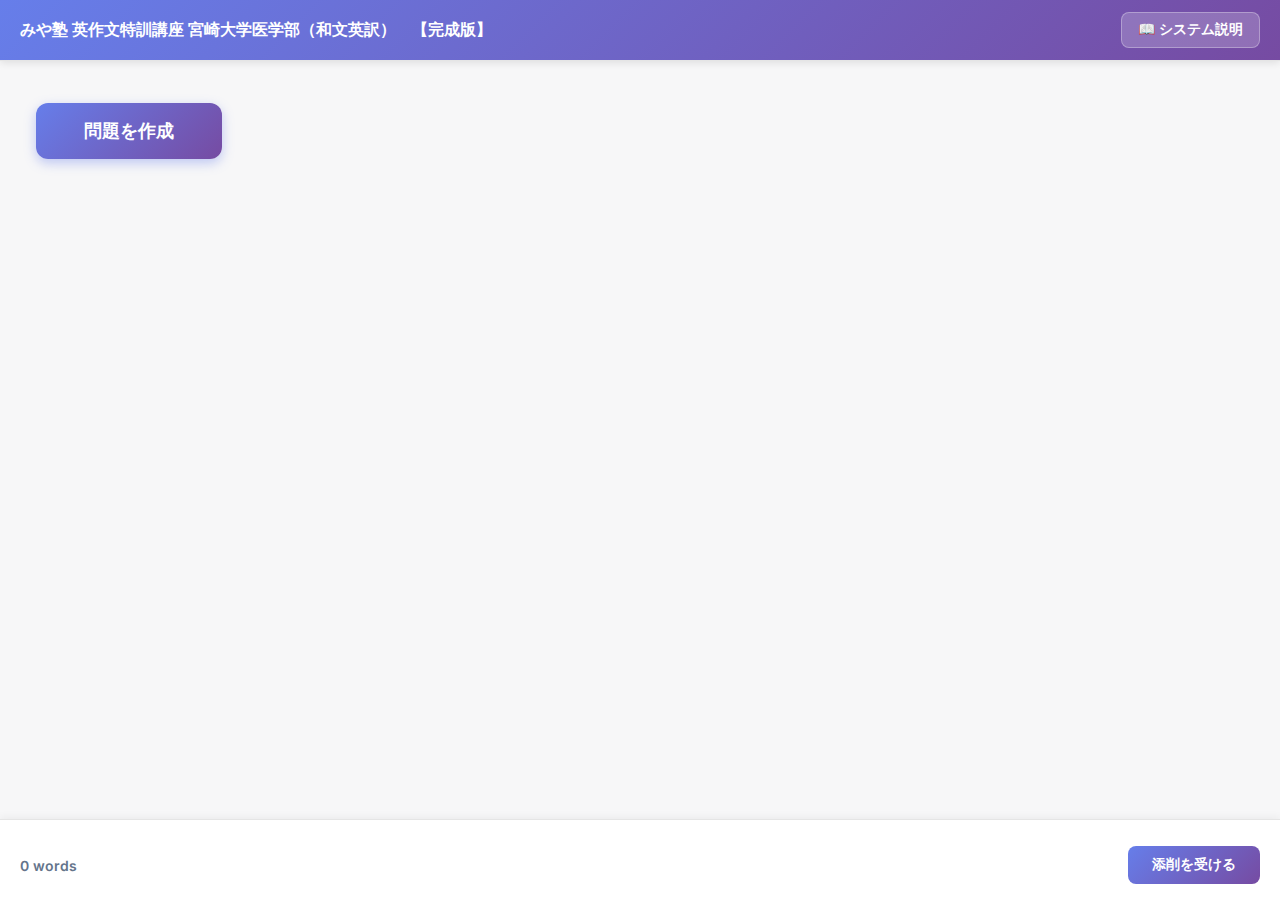
<file: templates/index.html>
<!DOCTYPE html>
<html lang="ja">
<head>
  <meta charset="UTF-8" />
  <meta name="viewport" content="width=device-width,initial-scale=1" />
  <title>英作文特訓 - 宮崎大学医学部版</title>
  <link href="https://fonts.googleapis.com/css2?family=Inter:wght@400;600;700&display=swap" rel="stylesheet">
  <link rel="stylesheet" href="/static/style.css?v=202602020032">
</head>
<body>

<div id="app">
  <!-- メイン画面 -->
  <div id="main-screen" class="main-screen">
    <div id="header">
      <h1>みや塾 英作文特訓講座 宮崎大学医学部（和文英訳）　【完成版】</h1>
      <button id="system-info-btn" class="system-info-link">📖 システム説明</button>
    </div>

    <div id="chat-container"></div>

    <div id="input-area">
      <!-- 旧形式（後方互換性用・非表示） -->
      <textarea id="user-input" placeholder="1文ごとにピリオド（.）や疑問符（?）をしっかり記載すること。問題文の文の数に合わせた、英文を送ってください（例：問題文が３文なら３英文）英文は箇条書きでもOK！ゆづき頑張れ！！" rows="8" style="display:none;"></textarea>
      
      <!-- 新形式：文ごとの入力欄 -->
      <div id="multi-input-container" style="display:none;">
        <div class="multi-input-header">
          <span class="input-label">✍️ 英訳を入力</span>
          <span id="progress-indicator" class="progress-text"></span>
          <button id="model-answer-btn" class="model-answer-header-btn" style="display:none;">模範解答のみ閲覧</button>
        </div>
        <div id="sentence-inputs"></div>
      </div>
      
      <div class="input-footer">
        <div class="word-count-info">
          <span id="word-count">0 words</span>
        </div>
        <button id="send-btn">添削を受ける</button>
      </div>
    </div>
  </div>

  <!-- システム説明モーダル -->
  <div id="system-info-modal" class="modal">
    <div class="modal-overlay"></div>
    <div class="modal-content">
      <div class="modal-header">
        <h2>📖 システム説明</h2>
        <button class="modal-close">&times;</button>
      </div>
      <div class="modal-body">
        <div class="info-section">
          <h3>🎯 システム概要</h3>
          <p>このシステムは<strong>宮崎大学医学部の和文英訳問題</strong>に特化した添削システムです。日本語の文章（段落抜粋）を英訳する形式で、本番100-120語程度の英文に対応する力を養います。<br>
          <small style="color: #64748b;">※ やりやすさを重視して、類似問題を生成、段落を抜粋→出題の形式をとりました</small></p>
          
          <div class="stats-grid">
            <div class="stat-box">
              <div class="stat-number">7</div>
              <div class="stat-label">ジャンル数</div>
            </div>
            <div class="stat-box">
              <div class="stat-number">56</div>
              <div class="stat-label">トピック総数</div>
            </div>
            <div class="stat-box">
              <div class="stat-number">100-120</div>
              <div class="stat-label">目標語数</div>
            </div>
          </div>
        </div>

        <div class="info-section">
          <h3>🎨 設計思想：3層の多様性制御システム</h3>
          <p>同じようなテーマや文章構成が繰り返し出題されるのを防ぐため、<strong>3つのレイヤーで多様性を自動制御</strong>しています：</p>
          
          <div class="example-box">
            <h4>📊 レイヤー1：ジャンル（Theme）の多様性</h4>
            <p>7つのジャンルから均等に出題（各14.3%目標）：</p>
            <ul class="feature-list">
              <li><strong>研究紹介</strong> - 研究過程・結果</li>
              <li><strong>時事</strong> - 社会問題・ニュース・政策</li>
              <li><strong>学術</strong> - 学術的知見・理論の解説</li>
              <li><strong>ブログ</strong> - 日常の工夫・体験談</li>
              <li><strong>レビュー</strong> - 映画・本・イベントの感想</li>
              <li><strong>コラム</strong> - 意見・主張・提案</li>
              <li><strong>図表</strong> - データ・グラフの説明</li>
            </ul>
            <p style="margin-top: 12px; color: #64748b;">💡 同じジャンルが3回以上連続しないよう自動調整</p>
          </div>

          <div class="example-box">
            <h4>📊 レイヤー2：段落位置（Excerpt Type）の多様性</h4>
            <p>文章のどの部分を抜粋するかを制御：</p>
            <ul class="feature-list">
              <li><strong>P1_ONLY（20%）</strong> - 導入・背景のみ（1段落）</li>
              <li><strong>P2_P3（50%）</strong> - 中盤・本論部分（2段落）</li>
              <li><strong>P3_ONLY（20%）</strong> - 結果・評価のみ（1段落）</li>
              <li><strong>P4_P5（10%）</strong> - 結論・まとめ（2段落）</li>
            </ul>
            <p style="margin-top: 12px; color: #64748b;">💡 P2_P3が連続3回以上にならないよう自動調整</p>
          </div>

          <div class="example-box">
            <h4>📊 レイヤー3：サブトピック（A-H）の多様性 🆕</h4>
            <p>各ジャンル内に8つのトピック領域を定義し、偏りを防止：</p>
            
            <div style="margin-top: 16px;">
              <p><strong>例：研究紹介ジャンルの8トピック</strong></p>
              <ul class="feature-list" style="font-size: 0.9em;">
                <li>A: 記憶・学習（暗記、想起、テスト効果）</li>
                <li>B: 習慣形成（行動の継続、報酬、トリガー）</li>
                <li>C: 睡眠・集中（睡眠時間、昼寝、注意力）</li>
                <li>D: 運動・健康（軽運動、ストレッチ、姿勢）</li>
                <li>E: 食事・嗜好（カフェイン、朝食、間食）</li>
                <li>F: ストレス・感情（不安、怒り、リラックス）</li>
                <li>G: デジタル行動（スマホ、通知、SNS）</li>
                <li>H: 社会行動（協力、共感、コミュニケーション）</li>
              </ul>
            </div>
            
            <p style="margin-top: 12px; color: #64748b;">💡 直近10問で使われたトピックは自動的に除外され、偏りを防止</p>
            <p style="margin-top: 8px; color: #64748b;">💡 例えば「睡眠ばかり」「運動ばかり」という偏りが起きないよう制御</p>
          </div>
        </div>

        <div class="info-section">
          <h3>📚 全7ジャンル × 8トピック = 56の出題パターン</h3>
          <p>各ジャンルには異なる8つのトピック領域が定義されています：</p>
          
          <div class="category-section">
            <h4>🔬 研究紹介（記憶・習慣・睡眠・運動・食事・感情・デジタル・社会）</h4>
            <p style="font-size: 0.9em; color: #64748b;">研究過程・結果を紹介する文章。実験の方法・結果・示唆などを含む。</p>
          </div>

          <div class="category-section">
            <h4>📰 時事（医療・科学・技術・環境・教育・労働・経済・法制度）</h4>
            <p style="font-size: 0.9em; color: #64748b;">社会問題やニュース、政策に関する文章。事実・背景・影響・論点などを含む。</p>
          </div>

          <div class="category-section">
            <h4>📖 学術（心理療法・学習科学・医療教育・脳認知・行動科学など）</h4>
            <p style="font-size: 0.9em; color: #64748b;">学術的な知見や理論を解説する文章。根拠・効果・適用範囲などを含む。</p>
          </div>

          <div class="category-section">
            <h4>✍️ ブログ（デジタル・体調・時間・習慣・お金・気分転換・人間関係・生活）</h4>
            <p style="font-size: 0.9em; color: #64748b;">日常の工夫や体験談を綴った文章。悩み・工夫・具体例・変化などを含む。</p>
          </div>

          <div class="category-section">
            <h4>⭐ レビュー（映画・本・記事・展示・体験・施設・仕事・場面）</h4>
            <p style="font-size: 0.9em; color: #64748b;">作品や体験の感想を述べた文章。印象・テーマ・場面・推薦などを含む。</p>
          </div>

          <div class="category-section">
            <h4>💬 コラム（マナー・教育・働き方・医療・地域・デジタル・環境・若者）</h4>
            <p style="font-size: 0.9em; color: #64748b;">社会問題に対する意見や提案を述べた文章。問題提起・理由・提案などを含む。</p>
          </div>

          <div class="category-section">
            <h4>📊 図表（学習・睡眠・施設・交通・健康・調査・年代・地域）</h4>
            <p style="font-size: 0.9em; color: #64748b;">データやグラフを説明する文章。数値提示・比較・増減・理由推測などを含む。</p>
          </div>
        </div>

        <div class="info-section">
          <h3>🎯 出題の特徴</h3>
          <ul class="feature-list">
            <li>宮崎大学医学部の和文英訳形式を完全再現</li>
            <li>段落の「抜粋」形式（全文ではなく一部を切り取った形）</li>
            <li>100-120語程度の英訳を作成</li>
            <li>3層の多様性制御により、毎回異なる視点の問題が出題</li>
            <li>直近10問のトピックは自動的に除外（重複防止）</li>
            <li>ヒント単語5個前後を提供（用例・品詞・発音付き）</li>
          </ul>
        </div>

        <div class="info-section">
          <h3>✏️ 入力欄の機能</h3>
          <ul class="feature-list" style="list-style: none; padding: 0;">
            <li style="padding: 12px 0 12px 32px; border-bottom: 1px solid #e5e7eb; position: relative; color: #475569;">
              <span style="position: absolute; left: 0; color: #667eea; font-weight: bold; font-size: 18px;">✓</span>
              <strong>拡大縮小：</strong>入力欄の右下をドラッグして自由にサイズ変更できます
              <div style="margin-top: 12px; margin-left: -32px;">
                <img src="/static/textarea-resize.png" alt="入力欄の拡大縮小例" style="max-width: 100%; height: auto; border: 1px solid #e5e7eb; border-radius: 8px; box-shadow: 0 2px 8px rgba(0,0,0,0.1);">
              </div>
            </li>
            <li style="padding: 12px 0 12px 32px; border-bottom: 1px solid #e5e7eb; position: relative; color: #475569;">
              <span style="position: absolute; left: 0; color: #667eea; font-weight: bold; font-size: 18px;">✓</span>
              <strong>リアルタイム語数カウント：</strong>入力すると即座に語数が表示されます
            </li>
            <li style="padding: 12px 0 12px 32px; position: relative; color: #475569;">
              <span style="position: absolute; left: 0; color: #667eea; font-weight: bold; font-size: 18px;">✓</span>
              <strong>全角句読点の自動変換：</strong>全角ピリオド（．）や疑問符（？）を自動的に半角に変換します
            </li>
          </ul>
        </div>

        <div class="info-section">
          <h3>✅ 添削システムの特徴</h3>
          <ul class="feature-list">
            <li><strong>詳しい添削：</strong>文法・表現チェック、改善提案、語彙のニュアンス・使い分けなど</li>
            <li><strong>理想的な英文：</strong>あなたの回答とは完全に独立した模範解答を表示</li>
            <li><strong>改善ポイント：</strong>具体的な指摘を3つまで提示</li>
          </ul>
        </div>

        <div class="warning-box">
          <h4>⚠️ お願い</h4>
          <p>みや塾生のためのサービスです。URLを公開したり、お友達に共有したりしないでください。</p>
        </div>
      </div>
    </div>
  </div>
</div>

<script src="/static/main.js?v=1769989907"></script>
</body>
</html>
</file>
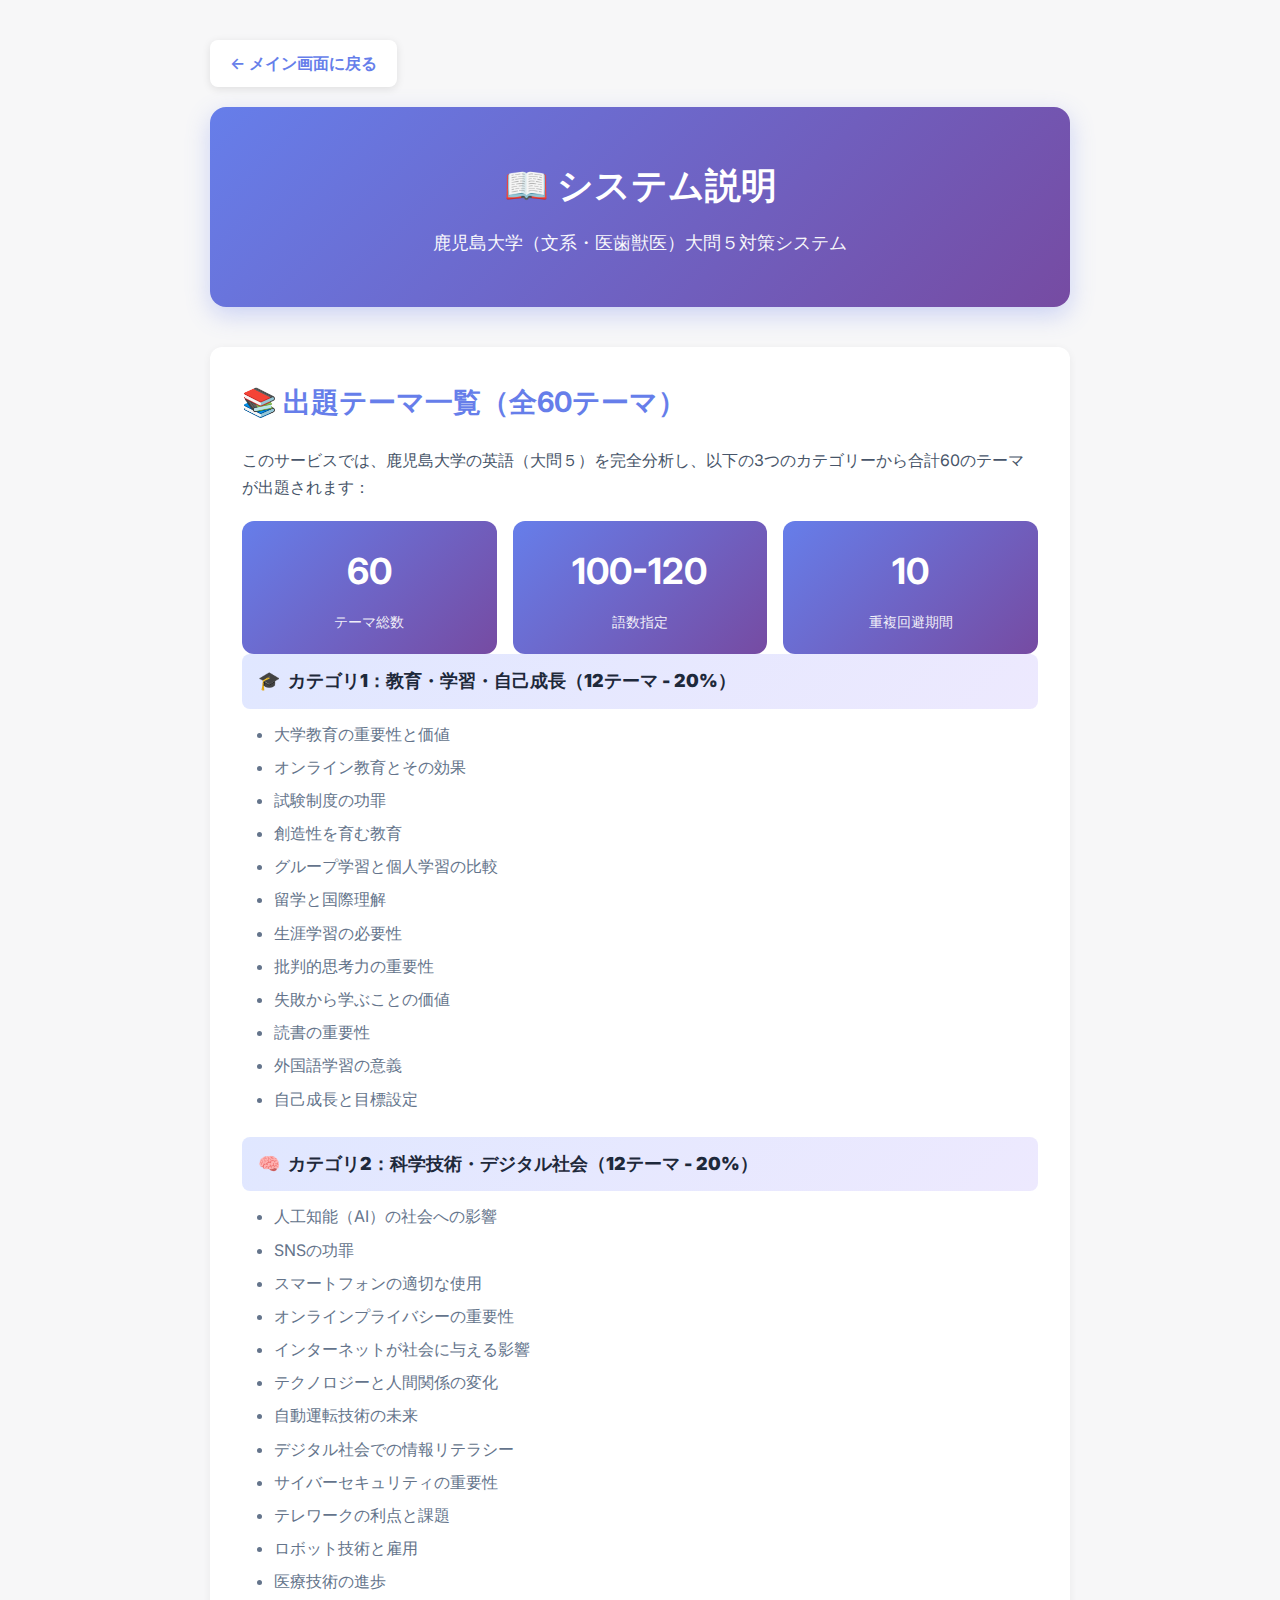
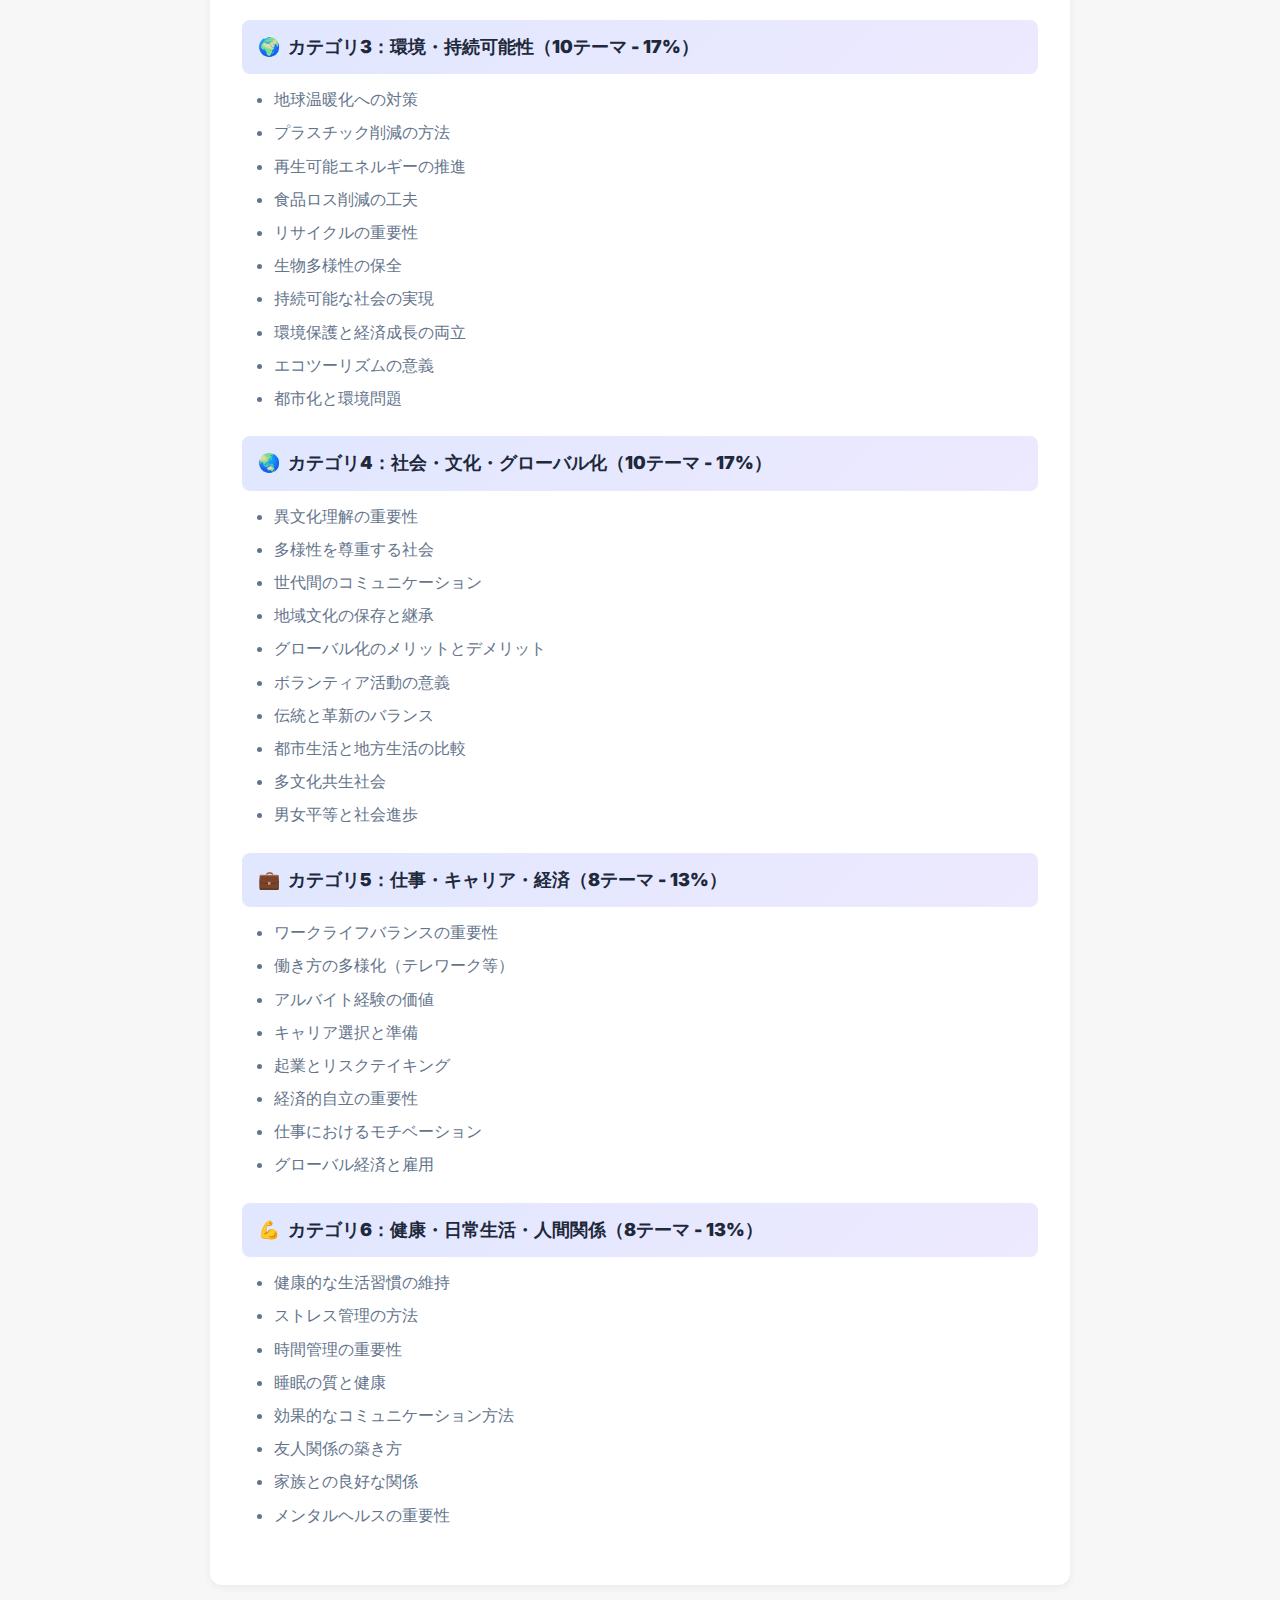
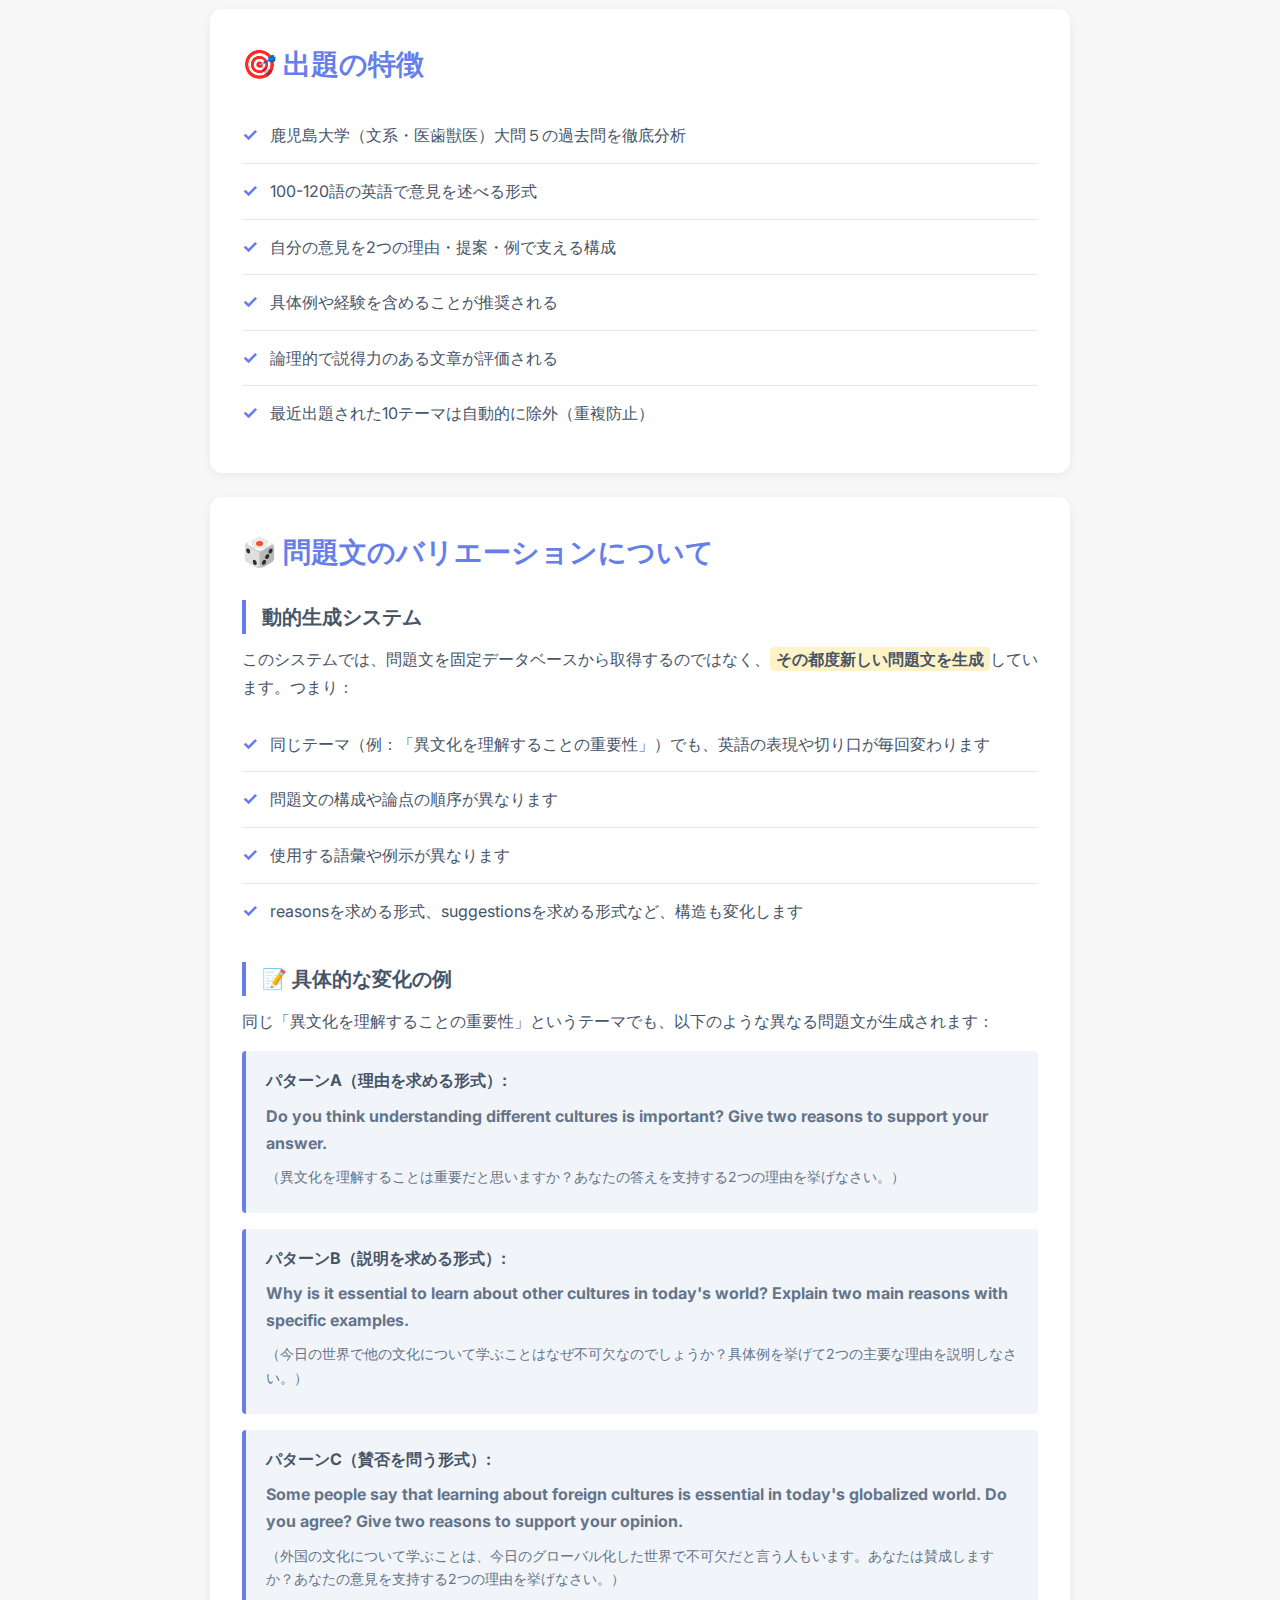
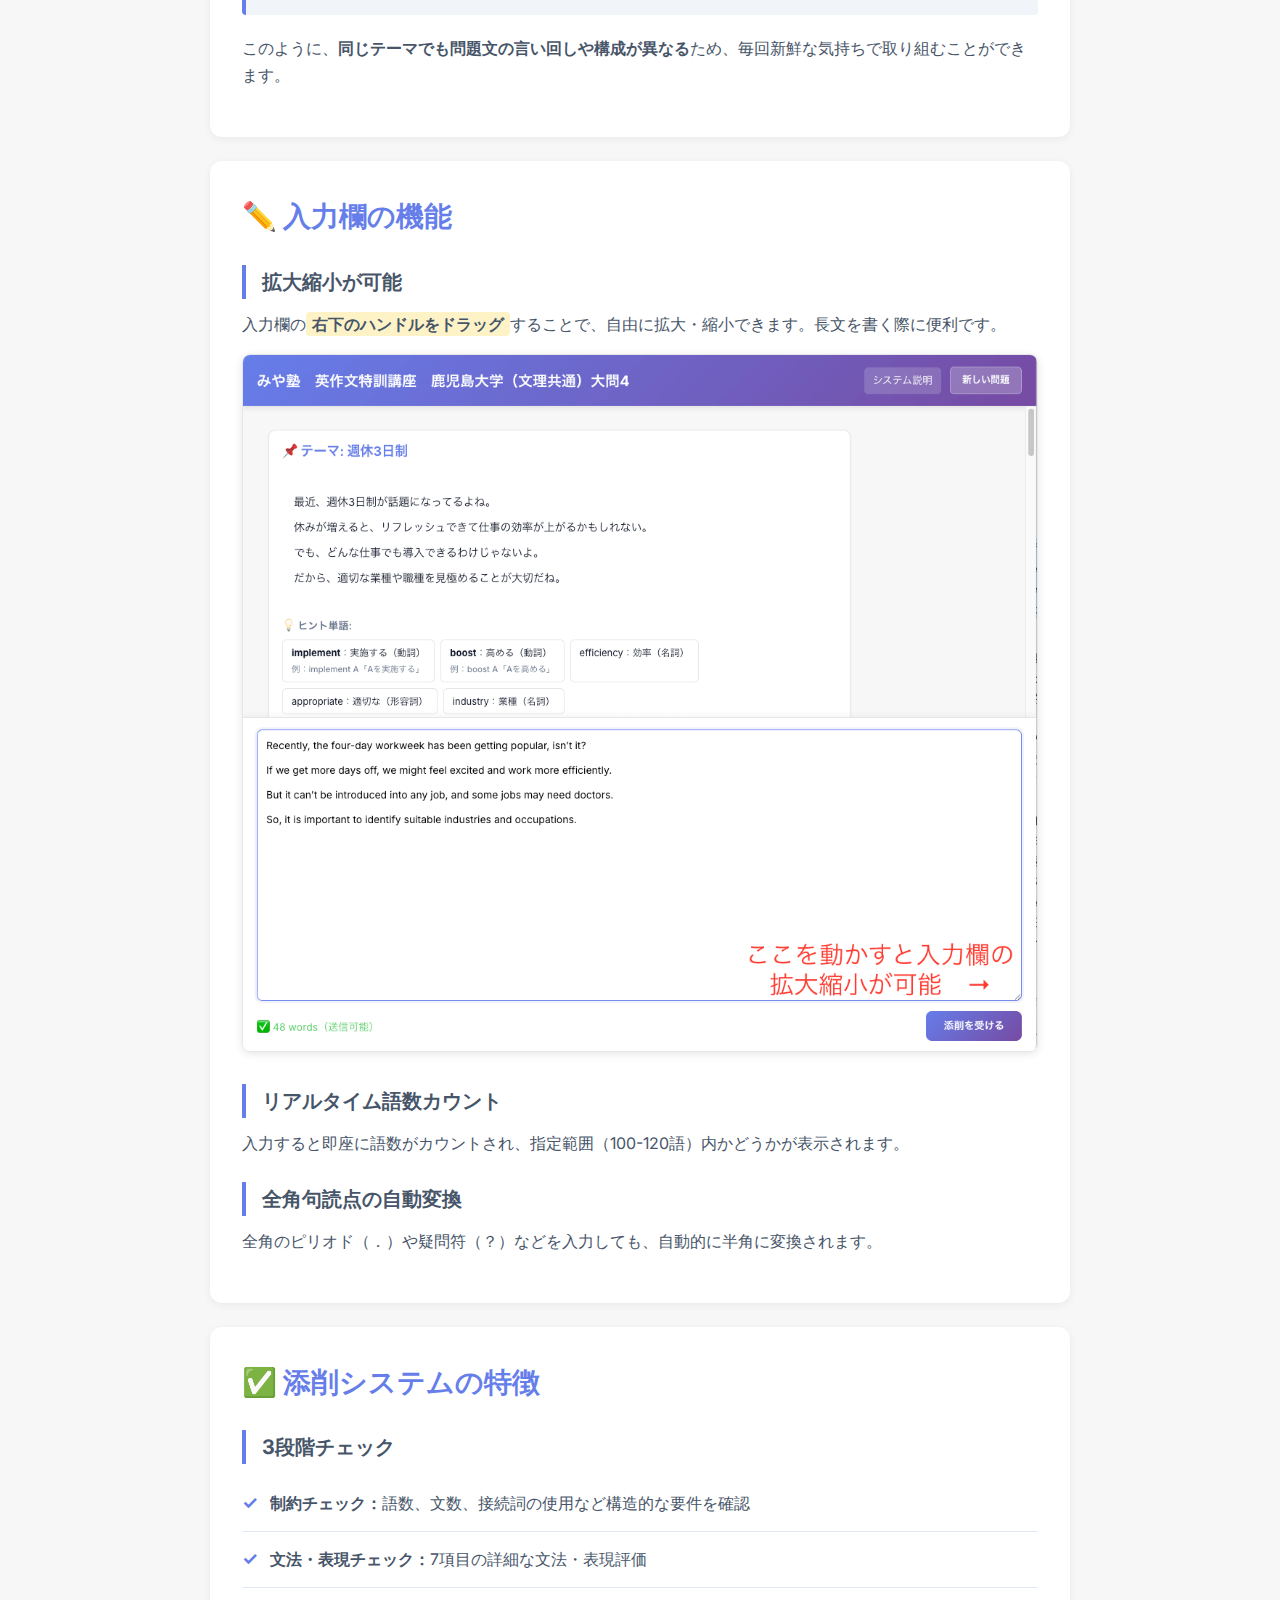
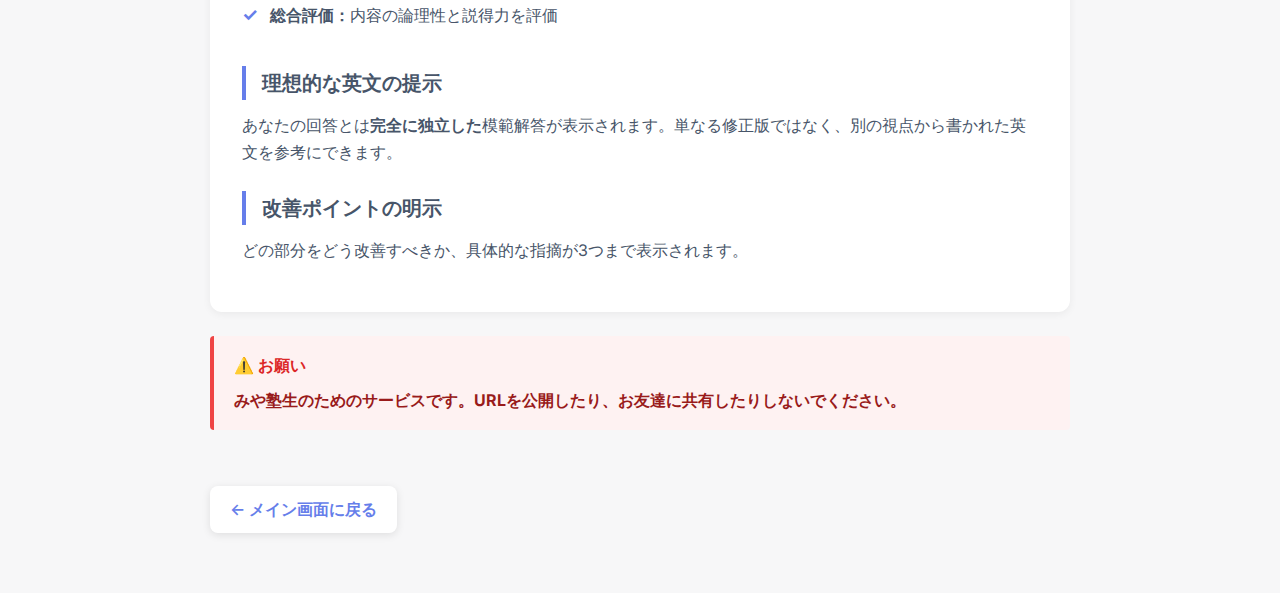
<file: templates/system_info.html>
<!DOCTYPE html>
<html lang="ja">
<head>
  <meta charset="UTF-8" />
  <meta name="viewport" content="width=device-width,initial-scale=1" />
  <title>システム説明 - 英作文特訓</title>
  <link href="https://fonts.googleapis.com/css2?family=Inter:wght@400;600;700&display=swap" rel="stylesheet">
  <style>
    * {
      margin: 0;
      padding: 0;
      box-sizing: border-box;
    }

    body {
      font-family: 'Inter', system-ui, -apple-system, 'Segoe UI', Roboto, 'Helvetica Neue', Arial;
      background: #f7f7f8;
      color: #0f172a;
      line-height: 1.7;
      -webkit-font-smoothing: antialiased;
    }

    .container {
      max-width: 900px;
      margin: 0 auto;
      padding: 40px 20px;
    }

    .header {
      background: linear-gradient(135deg, #667eea 0%, #764ba2 100%);
      color: white;
      padding: 48px 20px;
      text-align: center;
      margin-bottom: 40px;
      border-radius: 16px;
      box-shadow: 0 8px 24px rgba(102, 126, 234, 0.3);
    }

    .header h1 {
      font-size: 36px;
      font-weight: 700;
      margin-bottom: 12px;
    }

    .header p {
      font-size: 18px;
      opacity: 0.95;
    }

    .back-link {
      display: inline-block;
      margin-bottom: 20px;
      padding: 10px 20px;
      background: white;
      color: #667eea;
      text-decoration: none;
      border-radius: 8px;
      font-weight: 600;
      box-shadow: 0 2px 8px rgba(0,0,0,0.1);
      transition: transform 0.2s;
    }

    .back-link:hover {
      transform: translateY(-2px);
      box-shadow: 0 4px 12px rgba(0,0,0,0.15);
    }

    .section {
      background: white;
      border-radius: 12px;
      padding: 32px;
      margin-bottom: 24px;
      box-shadow: 0 2px 8px rgba(0,0,0,0.06);
    }

    .section h2 {
      font-size: 28px;
      color: #667eea;
      margin-bottom: 20px;
      display: flex;
      align-items: center;
      gap: 12px;
    }

    .section h3 {
      font-size: 20px;
      color: #475569;
      margin: 24px 0 12px 0;
      padding-left: 16px;
      border-left: 4px solid #667eea;
    }

    .section p {
      margin-bottom: 16px;
      color: #475569;
    }

    .category {
      margin-bottom: 24px;
    }

    .category-title {
      font-size: 18px;
      font-weight: 600;
      color: #1e293b;
      margin-bottom: 8px;
      padding: 12px 16px;
      background: linear-gradient(135deg, #e0e7ff 0%, #ede9fe 100%);
      border-radius: 8px;
      display: flex;
      align-items: center;
      gap: 8px;
    }

    .theme-list {
      padding-left: 32px;
      margin-top: 12px;
    }

    .theme-list li {
      margin-bottom: 6px;
      color: #64748b;
    }

    .highlight {
      background: #fef3c7;
      padding: 2px 6px;
      border-radius: 4px;
      font-weight: 600;
    }

    .example-box {
      background: #f1f5f9;
      border-left: 4px solid #667eea;
      padding: 16px 20px;
      margin: 16px 0;
      border-radius: 4px;
    }

    .example-box h4 {
      font-size: 16px;
      color: #475569;
      margin-bottom: 8px;
    }

    .example-box p {
      color: #64748b;
      margin-bottom: 8px;
    }

    .warning {
      background: #fef2f2;
      border-left: 4px solid #ef4444;
      padding: 16px 20px;
      margin: 16px 0;
      border-radius: 4px;
    }

    .warning h4 {
      color: #dc2626;
      font-size: 16px;
      margin-bottom: 8px;
    }

    .warning p {
      color: #991b1b;
      margin: 0;
    }

    .feature-list {
      list-style: none;
      padding: 0;
    }

    .feature-list li {
      padding: 12px 0;
      border-bottom: 1px solid #e2e8f0;
      color: #475569;
    }

    .feature-list li:last-child {
      border-bottom: none;
    }

    .feature-list li::before {
      content: "✓";
      color: #667eea;
      font-weight: bold;
      margin-right: 12px;
      font-size: 18px;
    }

    .stats {
      display: grid;
      grid-template-columns: repeat(auto-fit, minmax(200px, 1fr));
      gap: 16px;
      margin-top: 20px;
    }

    .stat-card {
      background: linear-gradient(135deg, #667eea 0%, #764ba2 100%);
      color: white;
      padding: 20px;
      border-radius: 12px;
      text-align: center;
    }

    .stat-number {
      font-size: 36px;
      font-weight: 700;
      margin-bottom: 8px;
    }

    .stat-label {
      font-size: 14px;
      opacity: 0.9;
    }

    @media (max-width: 768px) {
      .header h1 {
        font-size: 28px;
      }

      .section {
        padding: 24px 20px;
      }

      .section h2 {
        font-size: 24px;
      }
    }
  </style>
</head>
<body>
  <div class="container">
    <a href="/" class="back-link">← メイン画面に戻る</a>

    <div class="header">
      <h1>📖 システム説明</h1>
      <p>鹿児島大学（文系・医歯獣医）大問５対策システム</p>
    </div>

    <!-- 出題テーマ一覧 -->
    <div class="section">
      <h2>📚 出題テーマ一覧（全60テーマ）</h2>
      <p>このサービスでは、鹿児島大学の英語（大問５）を完全分析し、以下の3つのカテゴリーから合計60のテーマが出題されます：</p>

      <div class="stats">
        <div class="stat-card">
          <div class="stat-number">60</div>
          <div class="stat-label">テーマ総数</div>
        </div>
        <div class="stat-card">
          <div class="stat-number">100-120</div>
          <div class="stat-label">語数指定</div>
        </div>
        <div class="stat-card">
          <div class="stat-number">10</div>
          <div class="stat-label">重複回避期間</div>
        </div>
      </div>

      <!-- カテゴリ1 -->
      <div class="category">
        <div class="category-title">
          <span>🎓</span>
          <span><strong>カテゴリ1：教育・学習・自己成長（12テーマ - 20%）</strong></span>
        </div>
        <div class="theme-list">
          <ul>
            <li>大学教育の重要性と価値</li>
            <li>オンライン教育とその効果</li>
            <li>試験制度の功罪</li>
            <li>創造性を育む教育</li>
            <li>グループ学習と個人学習の比較</li>
            <li>留学と国際理解</li>
            <li>生涯学習の必要性</li>
            <li>批判的思考力の重要性</li>
            <li>失敗から学ぶことの価値</li>
            <li>読書の重要性</li>
            <li>外国語学習の意義</li>
            <li>自己成長と目標設定</li>
          </ul>
        </div>
      </div>

      <!-- カテゴリ2 -->
      <div class="category">
        <div class="category-title">
          <span>🧠</span>
          <span><strong>カテゴリ2：科学技術・デジタル社会（12テーマ - 20%）</strong></span>
        </div>
        <div class="theme-list">
          <ul>
            <li>人工知能（AI）の社会への影響</li>
            <li>SNSの功罪</li>
            <li>スマートフォンの適切な使用</li>
            <li>オンラインプライバシーの重要性</li>
            <li>インターネットが社会に与える影響</li>
            <li>テクノロジーと人間関係の変化</li>
            <li>自動運転技術の未来</li>
            <li>デジタル社会での情報リテラシー</li>
            <li>サイバーセキュリティの重要性</li>
            <li>テレワークの利点と課題</li>
            <li>ロボット技術と雇用</li>
            <li>医療技術の進歩</li>
          </ul>
        </div>
      </div>

      <!-- カテゴリ3 -->
      <div class="category">
        <div class="category-title">
          <span>🌍</span>
          <span><strong>カテゴリ3：環境・持続可能性（10テーマ - 17%）</strong></span>
        </div>
        <div class="theme-list">
          <ul>
            <li>地球温暖化への対策</li>
            <li>プラスチック削減の方法</li>
            <li>再生可能エネルギーの推進</li>
            <li>食品ロス削減の工夫</li>
            <li>リサイクルの重要性</li>
            <li>生物多様性の保全</li>
            <li>持続可能な社会の実現</li>
            <li>環境保護と経済成長の両立</li>
            <li>エコツーリズムの意義</li>
            <li>都市化と環境問題</li>
          </ul>
        </div>
      </div>

      <!-- カテゴリ4 -->
      <div class="category">
        <div class="category-title">
          <span>🌏</span>
          <span><strong>カテゴリ4：社会・文化・グローバル化（10テーマ - 17%）</strong></span>
        </div>
        <div class="theme-list">
          <ul>
            <li>異文化理解の重要性</li>
            <li>多様性を尊重する社会</li>
            <li>世代間のコミュニケーション</li>
            <li>地域文化の保存と継承</li>
            <li>グローバル化のメリットとデメリット</li>
            <li>ボランティア活動の意義</li>
            <li>伝統と革新のバランス</li>
            <li>都市生活と地方生活の比較</li>
            <li>多文化共生社会</li>
            <li>男女平等と社会進歩</li>
          </ul>
        </div>
      </div>

      <!-- カテゴリ5 -->
      <div class="category">
        <div class="category-title">
          <span>💼</span>
          <span><strong>カテゴリ5：仕事・キャリア・経済（8テーマ - 13%）</strong></span>
        </div>
        <div class="theme-list">
          <ul>
            <li>ワークライフバランスの重要性</li>
            <li>働き方の多様化（テレワーク等）</li>
            <li>アルバイト経験の価値</li>
            <li>キャリア選択と準備</li>
            <li>起業とリスクテイキング</li>
            <li>経済的自立の重要性</li>
            <li>仕事におけるモチベーション</li>
            <li>グローバル経済と雇用</li>
          </ul>
        </div>
      </div>

      <!-- カテゴリ6 -->
      <div class="category">
        <div class="category-title">
          <span>💪</span>
          <span><strong>カテゴリ6：健康・日常生活・人間関係（8テーマ - 13%）</strong></span>
        </div>
        <div class="theme-list">
          <ul>
            <li>健康的な生活習慣の維持</li>
            <li>ストレス管理の方法</li>
            <li>時間管理の重要性</li>
            <li>睡眠の質と健康</li>
            <li>効果的なコミュニケーション方法</li>
            <li>友人関係の築き方</li>
            <li>家族との良好な関係</li>
            <li>メンタルヘルスの重要性</li>
          </ul>
        </div>
      </div>
    </div>

    <!-- 出題の特徴 -->
    <div class="section">
      <h2>🎯 出題の特徴</h2>
      <ul class="feature-list">
        <li>鹿児島大学（文系・医歯獣医）大問５の過去問を徹底分析</li>
        <li>100-120語の英語で意見を述べる形式</li>
        <li>自分の意見を2つの理由・提案・例で支える構成</li>
        <li>具体例や経験を含めることが推奨される</li>
        <li>論理的で説得力のある文章が評価される</li>
        <li>最近出題された10テーマは自動的に除外（重複防止）</li>
      </ul>
    </div>

    <!-- 問題文のバリエーション -->
    <div class="section">
      <h2>🎲 問題文のバリエーションについて</h2>
      
      <h3>動的生成システム</h3>
      <p>このシステムでは、問題文を固定データベースから取得するのではなく、<span class="highlight">その都度新しい問題文を生成</span>しています。つまり：</p>

      <ul class="feature-list">
        <li>同じテーマ（例：「異文化を理解することの重要性」）でも、英語の表現や切り口が毎回変わります</li>
        <li>問題文の構成や論点の順序が異なります</li>
        <li>使用する語彙や例示が異なります</li>
        <li>reasonsを求める形式、suggestionsを求める形式など、構造も変化します</li>
      </ul>

      <h3>📝 具体的な変化の例</h3>
      <p>同じ「異文化を理解することの重要性」というテーマでも、以下のような異なる問題文が生成されます：</p>

      <div class="example-box">
        <h4>パターンA（理由を求める形式）:</h4>
        <p><strong>Do you think understanding different cultures is important? Give two reasons to support your answer.</strong></p>
        <p style="color: #64748b; font-size: 14px;">（異文化を理解することは重要だと思いますか？あなたの答えを支持する2つの理由を挙げなさい。）</p>
      </div>

      <div class="example-box">
        <h4>パターンB（説明を求める形式）:</h4>
        <p><strong>Why is it essential to learn about other cultures in today's world? Explain two main reasons with specific examples.</strong></p>
        <p style="color: #64748b; font-size: 14px;">（今日の世界で他の文化について学ぶことはなぜ不可欠なのでしょうか？具体例を挙げて2つの主要な理由を説明しなさい。）</p>
      </div>

      <div class="example-box">
        <h4>パターンC（賛否を問う形式）:</h4>
        <p><strong>Some people say that learning about foreign cultures is essential in today's globalized world. Do you agree? Give two reasons to support your opinion.</strong></p>
        <p style="color: #64748b; font-size: 14px;">（外国の文化について学ぶことは、今日のグローバル化した世界で不可欠だと言う人もいます。あなたは賛成しますか？あなたの意見を支持する2つの理由を挙げなさい。）</p>
      </div>

      <p style="margin-top: 20px;">このように、<strong>同じテーマでも問題文の言い回しや構成が異なる</strong>ため、毎回新鮮な気持ちで取り組むことができます。</p>
    </div>

    <!-- 入力欄の機能 -->
    <div class="section">
      <h2>✏️ 入力欄の機能</h2>
      
      <h3>拡大縮小が可能</h3>
      <p>入力欄の<span class="highlight">右下のハンドルをドラッグ</span>することで、自由に拡大・縮小できます。長文を書く際に便利です。</p>

      <div style="margin-top: 16px; text-align: left;">
        <img src="/static/textarea-resize.png" alt="入力欄の拡大縮小例" style="max-width: 100%; height: auto; border: 1px solid #e5e7eb; border-radius: 8px; box-shadow: 0 2px 8px rgba(0,0,0,0.1);">
      </div>

      <h3>リアルタイム語数カウント</h3>
      <p>入力すると即座に語数がカウントされ、指定範囲（100-120語）内かどうかが表示されます。</p>

      <h3>全角句読点の自動変換</h3>
      <p>全角のピリオド（．）や疑問符（？）などを入力しても、自動的に半角に変換されます。</p>
    </div>

    <!-- 添削の特徴 -->
    <div class="section">
      <h2>✅ 添削システムの特徴</h2>
      
      <h3>3段階チェック</h3>
      <ul class="feature-list">
        <li><strong>制約チェック：</strong>語数、文数、接続詞の使用など構造的な要件を確認</li>
        <li><strong>文法・表現チェック：</strong>7項目の詳細な文法・表現評価</li>
        <li><strong>総合評価：</strong>内容の論理性と説得力を評価</li>
      </ul>

      <h3>理想的な英文の提示</h3>
      <p>あなたの回答とは<strong>完全に独立した</strong>模範解答が表示されます。単なる修正版ではなく、別の視点から書かれた英文を参考にできます。</p>

      <h3>改善ポイントの明示</h3>
      <p>どの部分をどう改善すべきか、具体的な指摘が3つまで表示されます。</p>
    </div>

    <!-- 注意事項 -->
    <div class="warning">
      <h4>⚠️ お願い</h4>
      <p><strong>みや塾生のためのサービスです。URLを公開したり、お友達に共有したりしないでください。</strong></p>
    </div>

    <a href="/" class="back-link" style="margin-top: 40px;">← メイン画面に戻る</a>
  </div>
</body>
</html>
</file>
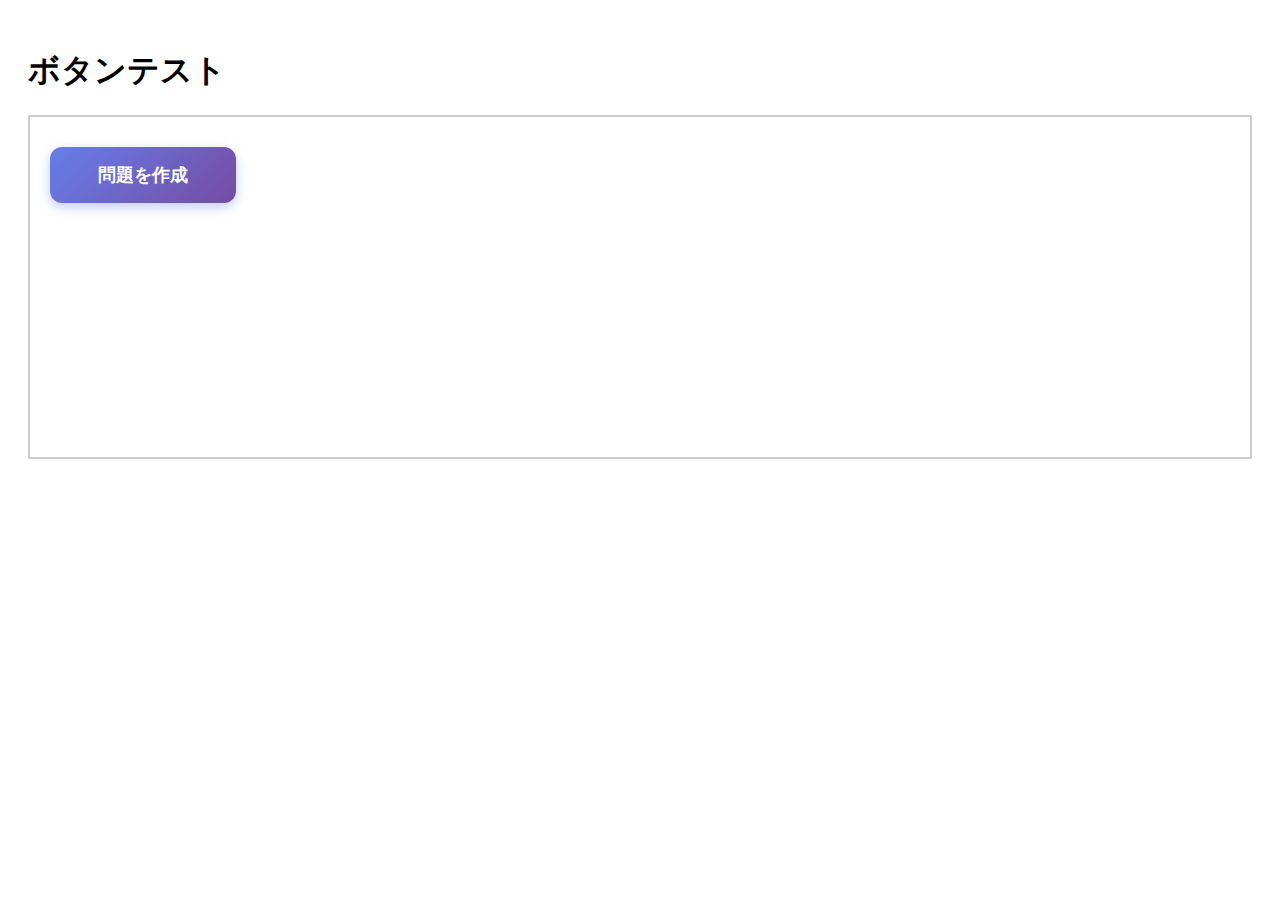
<file: templates/test_button.html>
<!DOCTYPE html>
<html lang="ja">
<head>
  <meta charset="UTF-8">
  <title>Button Test</title>
  <style>
    body {
      font-family: Arial, sans-serif;
      padding: 20px;
    }
    #chat-container {
      border: 2px solid #ccc;
      min-height: 300px;
      padding: 20px;
      margin-bottom: 20px;
    }
    button {
      padding: 16px 48px;
      font-size: 18px;
      font-weight: 600;
      border: none;
      border-radius: 12px;
      background: linear-gradient(135deg, #667eea 0%, #764ba2 100%);
      color: white;
      cursor: pointer;
      box-shadow: 0 4px 12px rgba(102, 126, 234, 0.4);
      transition: all 0.3s;
      margin-top: 10px;
    }
  </style>
</head>
<body>
  <h1>ボタンテスト</h1>
  <div id="chat-container"></div>
  
  <script>
    console.log("Script loaded");
    
    const chat = document.getElementById("chat-container");
    console.log("chat element:", chat);
    
    const messageDiv = document.createElement("div");
    messageDiv.className = "message ai-message";
    
    const content = document.createElement("div");
    content.className = "message-content";
    
    const button = document.createElement("button");
    button.textContent = "問題を作成";
    
    button.addEventListener("click", () => {
      alert("ボタンがクリックされました！");
    });
    
    content.appendChild(button);
    messageDiv.appendChild(content);
    chat.appendChild(messageDiv);
    
    console.log("Button added:", button);
  </script>
</body>
</html>
</file>
<file: static/style.css>
body {
  margin: 0;
  background: #f7f7f8;
  font-family: 'Inter', system-ui, -apple-system, 'Segoe UI', Roboto, 'Helvetica Neue', Arial;
  color: #0f172a;
  -webkit-font-smoothing: antialiased;
  -moz-osx-font-smoothing: grayscale;
  min-height: 100vh;
}

#app {
  display: flex;
  flex-direction: column;
  min-height: 100vh;
}

/* モード選択画面 */
.mode-selection-screen {
  display: flex;
  justify-content: center;
  align-items: center;
  height: 100vh;
  background: linear-gradient(135deg, #667eea 0%, #764ba2 100%);
}

.mode-selection-container {
  text-align: center;
  padding: 40px;
}

.mode-selection-title {
  font-size: 42px;
  font-weight: 700;
  color: white;
  margin: 0 0 12px 0;
  text-shadow: 0 2px 10px rgba(0,0,0,0.2);
}

.mode-selection-subtitle {
  font-size: 18px;
  color: rgba(255,255,255,0.9);
  margin: 0 0 48px 0;
}

.mode-selection-buttons {
  display: flex;
  gap: 32px;
  justify-content: center;
}

.mode-selection-btn {
  display: flex;
  flex-direction: column;
  align-items: center;
  padding: 48px 64px;
  background: white;
  border: none;
  border-radius: 20px;
  cursor: pointer;
  box-shadow: 0 8px 24px rgba(0,0,0,0.15);
  transition: all 0.3s ease;
  min-width: 280px;
}

.mode-selection-btn:hover {
  transform: translateY(-8px);
  box-shadow: 0 12px 32px rgba(0,0,0,0.25);
}

.mode-selection-btn-title {
  font-size: 28px;
  font-weight: 700;
  color: #667eea;
  margin-bottom: 8px;
}

.mode-selection-btn-subtitle {
  font-size: 20px;
  font-weight: 600;
  color: #64748b;
}

/* メイン画面 */
.main-screen {
  display: flex;
  flex-direction: column;
  height: 100vh;
  overflow-y: auto;
}

#header {
  background: linear-gradient(135deg, #667eea 0%, #764ba2 100%);
  border-bottom: 1px solid #e5e5e5;
  padding: 12px 20px;
  display: flex;
  align-items: center;
  justify-content: space-between;
  box-shadow: 0 2px 8px rgba(0,0,0,0.1);
  gap: 16px;
}

#header h1 {
  margin: 0;
  font-size: 16px;
  font-weight: 700;
  color: white;
  flex: 1;
}

.system-info-link {
  display: inline-flex;
  align-items: center;
  gap: 6px;
  padding: 8px 16px;
  background: rgba(255,255,255,0.2);
  color: white;
  text-decoration: none;
  border-radius: 8px;
  font-size: 14px;
  font-weight: 600;
  transition: all 0.2s;
  white-space: nowrap;
  border: 1px solid rgba(255,255,255,0.3);
}

.system-info-link:hover {
  background: white;
  color: #667eea;
  transform: translateY(-1px);
  box-shadow: 0 4px 8px rgba(0,0,0,0.15);
}

.header-info {
  display: flex;
  align-items: center;
  gap: 16px;
}

.mode-selector {
  display: flex;
  gap: 8px;
  background: rgba(255,255,255,0.15);
  padding: 4px;
  border-radius: 8px;
}

.mode-btn {
  padding: 8px 16px;
  font-size: 14px;
  font-weight: 600;
  border: none;
  border-radius: 6px;
  background: transparent;
  color: rgba(255,255,255,0.8);
  cursor: pointer;
  transition: all 0.2s;
  white-space: nowrap;
}

.mode-btn:hover {
  background: rgba(255,255,255,0.2);
  color: white;
}

.mode-btn.active {
  background: white;
  color: #667eea;
  box-shadow: 0 2px 4px rgba(0,0,0,0.1);
}

.new-question-btn {
  padding: 8px 16px;
  font-size: 14px;
  font-weight: 600;
  border: 2px solid white;
  border-radius: 8px;
  background: transparent;
  color: white;
  cursor: pointer;
  transition: all 0.2s;
  white-space: nowrap;
}

.new-question-btn:hover {
  background: white;
  color: #667eea;
}

.level-selector {
  display: flex;
  align-items: center;
  gap: 8px;
}

.level-selector label {
  font-size: 14px;
  color: rgba(255,255,255,0.9);
  font-weight: 500;
}

#univ {
  padding: 6px 10px;
  font-size: 14px;
  border: 1px solid rgba(255,255,255,0.3);
  border-radius: 6px;
  background: rgba(255,255,255,0.2);
  cursor: pointer;
  color: white;
}

#univ:hover {
  background: rgba(255,255,255,0.3);
}

#chat-container {
  flex: 1;
  padding: 20px;
  display: flex;
  flex-direction: column;
  gap: 16px;
}

.message {
  max-width: 1200px;
  margin: 12px 16px;
  padding: 0;
  border-radius: 10px;
  line-height: 1.7;
  white-space: pre-wrap;
  display: flex;
  align-items: flex-start;
}

.message .bubble {
  padding: 14px 18px;
  border-radius: 12px;
  max-width: 120ch;
  word-wrap: break-word;
  overflow-wrap: break-word;
}

.ai {
  background: white;
  border: 1px solid #e5e5e5;
  box-shadow: 0 1px 3px rgba(0,0,0,0.06);
}

.user {
  background: #e0e7ff;
  margin-left: auto;
}

.message {
  gap: 12px;
}

#input-area {
  background: white;
  border-top: 1px solid #e5e5e5;
  padding: 16px 20px;
  box-shadow: 0 -2px 8px rgba(0,0,0,0.05);
  flex-shrink: 0;
}

#user-input {
  width: 100%;
  padding: 12px;
  font-size: 14px;
  border: 1px solid #e5e5e5;
  border-radius: 8px;
  resize: vertical;
  font-family: inherit;
  box-sizing: border-box;
}

#user-input:focus {
  outline: none;
  border-color: #667eea;
  box-shadow: 0 0 0 3px rgba(102, 126, 234, 0.1);
}

.input-footer {
  display: flex;
  justify-content: space-between;
  align-items: center;
  margin-top: 10px;
}

#word-count {
  font-size: 13px;
  color: #64748b;
}

#word-warning {
  color: #ef4444;
  font-weight: 500;
}

.button-group {
  display: flex;
  gap: 12px;
}

#send-btn {
  padding: 10px 24px;
  background: linear-gradient(135deg, #667eea 0%, #764ba2 100%);
  color: white;
  border: none;
  border-radius: 8px;
  font-size: 14px;
  font-weight: 600;
  cursor: pointer;
  transition: transform 0.2s;
}

#send-btn:hover {
  transform: translateY(-1px);
  box-shadow: 0 4px 12px rgba(102, 126, 234, 0.4);
}

#send-btn:disabled {
  background: #cbd5e1;
  cursor: not-allowed;
  transform: none;
}

.model-answer-btn {
  padding: 10px 24px;
  background: linear-gradient(135deg, #f39c12 0%, #e67e22 100%);
  color: white;
  border: none;
  border-radius: 8px;
  font-size: 14px;
  font-weight: 600;
  cursor: pointer;
  transition: transform 0.2s;
}

.model-answer-btn:hover {
  transform: translateY(-1px);
  box-shadow: 0 4px 12px rgba(243, 156, 18, 0.4);
}

.model-answer-btn:disabled {
  background: #cbd5e1;
  cursor: not-allowed;
  transform: none;
}

/* レベル選択画面 */
.level-selection {
  display: flex;
  flex-direction: column;
  align-items: center;
  justify-content: center;
  min-height: 100vh;
  padding: 20px;
  background: linear-gradient(135deg, #667eea 0%, #764ba2 100%);
}

.level-selection h1 {
  color: white;
  font-size: 36px;
  margin-bottom: 10px;
  text-align: center;
}

.subtitle {
  color: rgba(255,255,255,0.9);
  font-size: 18px;
  margin-bottom: 40px;
}

.level-buttons {
  display: grid;
  grid-template-columns: repeat(auto-fit, minmax(250px, 1fr));
  gap: 20px;
  max-width: 1000px;
  width: 100%;
}

.level-btn {
  background: white;
  border: none;
  border-radius: 12px;
  padding: 24px;
  cursor: pointer;
  transition: all 0.3s;
  text-align: left;
  box-shadow: 0 4px 12px rgba(0,0,0,0.1);
}

.level-btn:hover {
  transform: translateY(-4px);
  box-shadow: 0 8px 24px rgba(0,0,0,0.15);
}

.level-title {
  font-size: 20px;
  font-weight: 700;
  color: #0f172a;
  margin-bottom: 8px;
}

.level-badge {
  display: inline-block;
  background: linear-gradient(135deg, #667eea 0%, #764ba2 100%);
  color: white;
  padding: 4px 12px;
  border-radius: 12px;
  font-size: 13px;
  font-weight: 600;
  margin-bottom: 12px;
}

.level-desc {
  font-size: 14px;
  color: #64748b;
  line-height: 1.5;
}

/* メイン画面 */
.main-screen {
  display: flex;
  flex-direction: column;
  height: 100vh;
}

.current-level {
  display: flex;
  align-items: center;
  gap: 12px;
}

#current-level-text {
  color: white;
  font-size: 14px;
  font-weight: 600;
}

.change-level-btn {
  background: rgba(255,255,255,0.2);
  border: 1px solid rgba(255,255,255,0.3);
  color: white;
  padding: 6px 14px;
  border-radius: 6px;
  font-size: 13px;
  font-weight: 600;
  cursor: pointer;
  transition: all 0.2s;
}

.change-level-btn:hover {
  background: rgba(255,255,255,0.3);
}

/* スコア表示 */
.score-display {
  background: linear-gradient(135deg, #667eea 0%, #764ba2 100%);
  color: white;
  padding: 12px 20px;
  border-radius: 8px;
  margin: 16px 0;
  font-size: 18px;
  font-weight: 700;
  text-align: center;
}

/* フィードバック整形 */
.message.ai .bubble h3,
.message.ai .bubble h4 {
  margin-top: 16px;
  margin-bottom: 8px;
  color: #667eea;
}

.message.ai .bubble ul,
.message.ai .bubble ol {
  margin: 8px 0;
  padding-left: 24px;
}

.message.ai .bubble li {
  margin: 4px 0;
}

/* レスポンシブ対応 */
@media (max-width: 768px) {
  .level-buttons {
    grid-template-columns: 1fr;
  }
  
  #header h1 {
    font-size: 16px;
  }
  
  .level-selection h1 {
    font-size: 28px;
  }
  
  .comparison-grid {
    grid-template-columns: 1fr;
  }
  
  /* スマホでの表示改善 */
  #chat-container {
    padding: 4px;
  }
  
  /* メッセージを縦並びにして横幅いっぱい使う */
  .message {
    margin: 6px 2px;
    flex-direction: column;
    align-items: flex-start;
  }
  
  /* ユーザーメッセージは右寄せ、アイコンを右上に */
  .message.user {
    align-items: flex-end;
  }
  
  .message .bubble {
    max-width: 100%;
    padding: 8px;
    width: 100%;
    word-wrap: break-word;
    overflow-wrap: break-word;
  }
  
  #input-area {
    padding: 12px 8px;
  }
  
  #user-input {
    font-size: 16px; /* スマホでのズーム防止 */
  }
  
  .comparison-section {
    margin-bottom: 16px;
  }
  
  .comparison-section h3 {
    padding: 0 2px;
  }
  
  .comparison-box {
    padding: 10px;
  }
  
  .comparison-box p {
    font-size: 15px;
    line-height: 1.6;
    white-space: pre-wrap;
    word-break: break-word;
  }
  
  .comparison-box h4 {
    font-size: 13px;
    margin-bottom: 8px;
  }
  
  /* 番号を上に配置 */
  .point-item {
    flex-direction: column;
    gap: 8px;
    padding: 10px;
    margin-bottom: 10px;
  }
  
  .point-number {
    width: 28px;
    height: 28px;
    font-size: 13px;
    align-self: flex-start;
  }
  
  .before-after {
    gap: 8px;
  }
  
  .point-reason {
    font-size: 14px;
  }
  
  /* 問題表示も横幅いっぱい */
  .question-container {
    padding: 12px;
  }
  
  .question-theme {
    font-size: 16px;
  }
  
  .question-sentences {
    padding-left: 16px;
  }
  
  .hint-item {
    padding: 6px 10px;
  }
}
}

/* 問題表示スタイル */
.question-container {
  background: #f8fafc;
  border-radius: 12px;
  padding: 20px;
  margin: 16px 0;
}

.question-theme {
  font-size: 18px;
  font-weight: 700;
  color: #667eea;
  margin-bottom: 16px;
}

.question-sentences {
  background: white;
  border-radius: 8px;
  padding: 16px;
  margin-bottom: 16px;
}

.question-sentences p {
  margin: 8px 0;
  line-height: 1.8;
  font-size: 15px;
}

/* 新形式：一文一文箇条書き */
.theme-header-question {
  margin-bottom: 12px;
  font-size: 15px;
  font-weight: 600;
  color: #1e293b;
}

.excerpt-type-gray {
  color: #9ca3af;
  font-weight: 400;
}

.excerpt-type-info {
  font-size: 13px;
  color: #64748b;
  margin-bottom: 8px;
  font-style: italic;
}

.question-problem-text {
  padding: 12px 0;
  margin-bottom: 16px;
}

.question-sentence-line {
  line-height: 1.8;
  font-size: 15px;
  color: #1e293b;
  margin-bottom: 8px;
}

.question-sentence-line:last-child {
  margin-bottom: 0;
}

.question-text {
  background: white;
  border-radius: 8px;
  padding: 16px;
  margin-bottom: 12px;
  font-size: 16px;
  line-height: 1.8;
  color: #1e293b;
  font-weight: 500;
}

.word-count-info-display {
  background: #f0f9ff;
  border-left: 4px solid #3b82f6;
  border-radius: 6px;
  padding: 12px 16px;
  margin-bottom: 16px;
  font-size: 14px;
  color: #1e40af;
  font-weight: 500;
}

.hints-title {
  font-size: 14px;
  font-weight: 600;
  color: #64748b;
  margin-bottom: 8px;
}

.hints {
  display: flex;
  flex-wrap: wrap;
  gap: 8px;
}

.hint-item {
  background: white;
  border: 1px solid #e5e5e5;
  border-radius: 6px;
  padding: 6px 12px;
  font-size: 13px;
  color: #0f172a;
}

/* 添削結果スタイル */
.correction-container {
  background: #f8fafc;
  border-radius: 12px;
  padding: 24px;
  margin: 16px 0;
}

.score-section {
  margin-bottom: 24px;
}

.score-section h3 {
  font-size: 20px;
  font-weight: 700;
  color: #667eea;
  margin-bottom: 16px;
}

.score-table {
  width: 100%;
  border-collapse: collapse;
  background: white;
  border-radius: 6px;
  overflow: hidden;
  border: 1px solid #e5e7eb;
}

.score-table th,
.score-table td {
  padding: 10px 14px;
  text-align: left;
  border-bottom: 1px solid #e5e5e5;
}

.score-table thead {
  background: #667eea;
  color: white;
}

.score-table tbody tr:last-child td {
  border-bottom: none;
}

.score-table td:nth-child(2) {
  font-weight: 700;
  color: #667eea;
}

/* 比較表示 */
.comparison-section {
  margin-bottom: 20px;
}

.comparison-section h3 {
  font-size: 18px;
  font-weight: 700;
  color: #667eea;
  margin-bottom: 12px;
  padding: 0 4px;
}

.comparison-grid {
  display: grid;
  grid-template-columns: 1fr 1fr;
  gap: 16px;
}

.comparison-box {
  background: white;
  border-radius: 6px;
  padding: 12px;
  border: 1px solid #e5e7eb;
}

.comparison-box h4 {
  font-size: 14px;
  font-weight: 700;
  margin-bottom: 12px;
  color: #64748b;
}

.comparison-box p {
  line-height: 1.8;
  font-size: 14px;
  color: #0f172a;
}

.comparison-box.original {
  border: 1px solid #fbbf24;
  border-left: 3px solid #fbbf24;
}

.comparison-box.corrected {
  border: 1px solid #10b981;
  border-left: 3px solid #10b981;
}

.word-count-badge {
  display: inline-block;
  background: #f59e0b;
  color: white;
  padding: 4px 12px;
  border-radius: 12px;
  font-size: 12px;
  font-weight: 600;
  margin-top: 12px;
}

/* 添削ポイント */
.points-section {
  margin-bottom: 16px;
}

.points-section h3 {
  font-size: 18px;
  font-weight: 700;
  color: #667eea;
  margin-bottom: 16px;
}

.point-item {
  display: flex;
  gap: 12px;
  background: white;
  border-radius: 6px;
  padding: 12px;
  margin-bottom: 10px;
  border: 1px solid #e5e7eb;
}

/* 全体評価専用スタイル */
.point-item.overall-evaluation {
  background: #f8f9ff;
  border: 1px solid #667eea;
  margin-bottom: 20px;
  box-shadow: none;
  padding: 12px;
}

.point-item.overall-evaluation .point-content {
  width: 100%;
}

.point-item.overall-evaluation .before-after {
  font-size: 15px;
  font-weight: 700;
  margin-bottom: 8px;
}

.point-item.overall-evaluation .point-reason {
  font-size: 14px;
  line-height: 1.6;
  color: #1e293b;
}

.point-number {
  width: 28px;
  height: 28px;
  background: #667eea;
  color: white;
  border-radius: 50%;
  display: flex;
  align-items: center;
  justify-content: center;
  font-weight: 700;
  font-size: 13px;
  flex-shrink: 0;
}

.point-content {
  flex: 1;
}

.before-after {
  display: flex;
  align-items: center;
  gap: 12px;
  margin-bottom: 8px;
  flex-wrap: wrap;
}

/* 正解（before と after が同じ） */
.before-correct {
  background: #d1fae5;
  color: #059669;
  padding: 4px 10px;
  border-radius: 6px;
  font-size: 13px;
  font-weight: 600;
}

/* 改善提案（before と after が異なるが、誤りではない） */
.before-improvement {
  background: #fef3c7;
  color: #d97706;
  padding: 4px 10px;
  border-radius: 6px;
  font-size: 13px;
  font-weight: 600;
}

/* 明確なミス */
.before-error {
  background: #fee2e2;
  color: #dc2626;
  padding: 4px 10px;
  border-radius: 6px;
  font-size: 13px;
  font-weight: 600;
}

/* 問題文の内容と異なる（最重要エラー） */
.before-mismatch {
  background: #ef4444;
  color: #ffffff;
  padding: 4px 10px;
  border-radius: 6px;
  font-size: 13px;
  font-weight: 700;
  border: 2px solid #dc2626;
}

.after {
  background: #d1fae5;
  color: #059669;
  padding: 4px 10px;
  border-radius: 6px;
  font-size: 13px;
  font-weight: 600;
}

.arrow {
  color: #64748b;
  font-weight: 700;
}

.point-reason {
  font-size: 14px;
  line-height: 1.6;
  color: #0f172a;
  margin-bottom: 4px;
}

.point-alt {
  font-size: 13px;
  color: #64748b;
  font-style: italic;
}

/* ヘッダー情報 */
.header-info {
  display: flex;
  align-items: center;
  gap: 12px;
}

#difficulty-display {
  color: white;
  font-size: 14px;
  font-weight: 600;
}

.new-question-btn {
  background: rgba(255,255,255,0.2);
  border: 1px solid rgba(255,255,255,0.3);
  color: white;
  padding: 8px 16px;
  border-radius: 6px;
  font-size: 13px;
  font-weight: 600;
  cursor: pointer;
  transition: all 0.2s;
}

.new-question-btn:hover {
  background: rgba(255,255,255,0.3);
}

.word-count-info {
  display: flex;
  align-items: center;
  gap: 12px;
}

.word-count-note {
  font-size: 12px;
  color: #999;
}

#word-count {
  font-size: 14px;
  font-weight: 600;
}

#target-words {
  font-size: 13px;
  color: #64748b;
}

/* 理想的な英文セクション */
.model-answer-section {
  margin-top: 24px;
  padding: 16px;
  background: #fffbf5;
  border-radius: 8px;
  border: 1px solid #f39c12;
  box-shadow: none;
}

.model-answer-title {
  font-size: 16px;
  font-weight: 700;
  color: #d35400;
  margin-bottom: 12px;
  display: flex;
  align-items: center;
  gap: 6px;
}

.model-answer-box {
  background: #fff;
  padding: 12px;
  border-radius: 6px;
  border: 1px solid #f39c12;
  margin-bottom: 12px;
  font-size: 14px;
  line-height: 1.7;
  color: #2c3e50;
  box-shadow: none;
}

.model-explanation {
  background: #fff;
  padding: 12px;
  border-radius: 6px;
  border: 1px solid #e0e0e0;
  font-size: 13px;
  line-height: 1.6;
  color: #34495e;
}

.model-explanation h2 {
  font-size: 14px;
  font-weight: 600;
  color: #333;
  margin: 12px 0 8px 0;
  padding-top: 8px;
  border-top: 1px solid #e0e0e0;
}

.model-explanation h2:first-child {
  margin-top: 0;
  padding-top: 0;
  border-top: none;
}

.model-explanation strong {
  color: #e67e22;
  font-weight: 600;
}

/* システム説明モーダル */
.modal {
  display: none;
  position: fixed;
  top: 0;
  left: 0;
  width: 100%;
  height: 100%;
  z-index: 9999;
  animation: fadeIn 0.3s ease;
}

.modal.active {
  display: block;
}

.modal-overlay {
  position: absolute;
  top: 0;
  left: 0;
  width: 100%;
  height: 100%;
  background: rgba(0, 0, 0, 0.6);
  backdrop-filter: blur(4px);
}

.modal-content {
  position: absolute;
  top: 50%;
  left: 50%;
  transform: translate3d(-50%, -50%, 0);
  backface-visibility: hidden;
  -webkit-backface-visibility: hidden;
  background: white;
  border-radius: 16px;
  box-shadow: 0 20px 60px rgba(0, 0, 0, 0.3);
  width: 90%;
  max-width: 900px;
  max-height: 85vh;
  display: flex;
  flex-direction: column;
  animation: slideUp 0.3s ease;
}

.modal-header {
  display: flex;
  justify-content: space-between;
  align-items: center;
  padding: 24px 32px;
  border-bottom: 2px solid #e5e7eb;
  background: linear-gradient(135deg, #667eea 0%, #764ba2 100%);
  color: white;
  border-radius: 16px 16px 0 0;
}

.modal-header h2 {
  margin: 0;
  font-size: 28px;
  font-weight: 700;
}

.modal-close {
  background: rgba(255, 255, 255, 0.2);
  border: none;
  color: white;
  font-size: 32px;
  width: 40px;
  height: 40px;
  border-radius: 50%;
  cursor: pointer;
  display: flex;
  align-items: center;
  justify-content: center;
  transition: all 0.2s;
  line-height: 1;
  padding: 0;
}

.modal-close:hover {
  background: white;
  color: #667eea;
  transform: rotate(90deg);
}

.modal-body {
  padding: 32px;
  overflow-y: auto;
  flex: 1;
  -webkit-font-smoothing: antialiased;
  -moz-osx-font-smoothing: grayscale;
}

.info-section {
  margin-bottom: 32px;
}

.info-section h3 {
  font-size: 24px;
  color: #667eea;
  margin-bottom: 16px;
  display: flex;
  align-items: center;
  gap: 8px;
}

.info-section h4 {
  font-size: 18px;
  color: #475569;
  margin: 20px 0 12px 0;
  padding-left: 12px;
  border-left: 4px solid #667eea;
}

.info-section p {
  color: #64748b;
  line-height: 1.7;
  margin-bottom: 16px;
}

.info-section ul {
  list-style: none;
  padding-left: 0;
}

.info-section ul li {
  padding: 8px 0 8px 24px;
  color: #475569;
  position: relative;
  line-height: 1.6;
}

.info-section ul li::before {
  content: "•";
  position: absolute;
  left: 8px;
  color: #667eea;
  font-weight: bold;
  font-size: 18px;
}

.stats-grid {
  display: grid;
  grid-template-columns: repeat(auto-fit, minmax(150px, 1fr));
  gap: 16px;
  margin: 24px 0;
}

.stat-box {
  background: linear-gradient(135deg, #667eea 0%, #764ba2 100%);
  color: white;
  padding: 24px;
  border-radius: 12px;
  text-align: center;
}

.stat-number {
  font-size: 32px;
  font-weight: 700;
  margin-bottom: 8px;
}

.stat-label {
  font-size: 13px;
  opacity: 0.9;
}

.category-section {
  background: #f8fafc;
  padding: 20px;
  border-radius: 12px;
  margin-bottom: 16px;
  border-left: 4px solid #667eea;
}

.feature-list {
  list-style: none;
  padding: 0;
}

.feature-list li {
  padding: 12px 0 12px 32px;
  border-bottom: 1px solid #e5e7eb;
  position: relative;
  color: #475569;
}

.feature-list li:last-child {
  border-bottom: none;
}

.feature-list li::before {
  content: "✓";
  position: absolute;
  left: 0;
  color: #667eea;
  font-weight: bold;
  font-size: 18px;
}

.highlight {
  background: #fef3c7;
  padding: 2px 6px;
  border-radius: 4px;
  font-weight: 600;
}

.example-box {
  background: #f1f5f9;
  border-left: 4px solid #667eea;
  padding: 20px;
  margin: 16px 0;
  border-radius: 8px;
}

.example-box h4 {
  color: #475569;
  margin: 0 0 16px 0;
  padding: 0;
  border: none;
}

.example-item {
  margin-bottom: 16px;
  padding: 12px;
  background: white;
  border-radius: 6px;
}

.example-item:last-child {
  margin-bottom: 0;
}

.example-item strong {
  color: #667eea;
  display: block;
  margin-bottom: 8px;
}

.example-item p {
  margin: 0;
  color: #64748b;
  font-style: italic;
}

.warning-box {
  background: #fef2f2;
  border-left: 4px solid #ef4444;
  padding: 20px;
  border-radius: 8px;
  margin-top: 24px;
}

.warning-box h4 {
  color: #dc2626;
  margin: 0 0 8px 0;
  font-size: 18px;
}

.warning-box p {
  margin: 0;
  color: #991b1b;
}

@keyframes fadeIn {
  from {
    opacity: 0;
  }
  to {
    opacity: 1;
  }
}

@keyframes slideUp {
  from {
    transform: translate(-50%, -45%);
    opacity: 0;
  }
  to {
    transform: translate(-50%, -50%);
    opacity: 1;
  }
}

@media (max-width: 768px) {
  .modal-content {
    width: 95%;
    max-height: 90vh;
  }

  .modal-header {
    padding: 20px;
  }

  .modal-header h2 {
    font-size: 22px;
  }

  .modal-body {
    padding: 20px;
  }

  .info-section h3 {
    font-size: 20px;
  }

  .stats-grid {
    grid-template-columns: 1fr;
  }
}

/* 新形式：文ごとの入力欄スタイル */
.multi-input-container {
  display: flex;
  flex-direction: column;
  gap: 16px;
}

.multi-input-header {
  display: flex;
  align-items: center;
  gap: 16px;
  margin-bottom: 12px;
}

.multi-input-header .input-label {
  font-size: 16px;
  font-weight: 600;
  color: #1e293b;
  flex-shrink: 0;
}

#progress-indicator {
  font-size: 14px;
  color: #64748b;
  font-weight: 500;
  flex-shrink: 0;
}

.model-answer-header-btn {
  margin-left: auto;
  padding: 6px 14px;
  background: linear-gradient(135deg, #f39c12 0%, #e67e22 100%);
  color: white;
  border: none;
  border-radius: 6px;
  font-size: 13px;
  font-weight: 600;
  cursor: pointer;
  transition: all 0.2s;
  flex-shrink: 0;
}

.model-answer-header-btn:hover {
  transform: translateY(-1px);
  box-shadow: 0 4px 12px rgba(243, 156, 18, 0.4);
}

#sentence-inputs {
  display: flex;
  flex-direction: column;
  gap: 16px;
}

.sentence-input-card {
  background: white;
  border: 1px solid #e2e8f0;
  border-radius: 12px;
  padding: 16px;
  transition: all 0.2s ease;
}

.sentence-input-card:hover {
  border-color: #cbd5e1;
  box-shadow: 0 2px 8px rgba(0,0,0,0.05);
}

.sentence-input-card.filled {
  border-color: #10b981;
  background: #f0fdf4;
}

.sentence-card-header {
  display: flex;
  align-items: center;
  gap: 8px;
  margin-bottom: 12px;
  flex-wrap: wrap;
}

.sentence-status {
  font-size: 20px;
  line-height: 1;
  flex-shrink: 0;
}

.sentence-status-icon {
  font-size: 18px;
  flex-shrink: 0;
}

.sentence-label {
  font-weight: 600;
  color: #1e293b;
  font-size: 15px;
  flex-shrink: 0;
}

.japanese-preview-inline {
  color: #475569;
  font-size: 14px;
  line-height: 1.6;
  flex: 1;
  min-width: 200px;
}

.sentence-word-count {
  margin-left: auto;
  font-size: 13px;
  color: #64748b;
  padding: 4px 10px;
  background: #f1f5f9;
  border-radius: 12px;
  font-weight: 600;
  flex-shrink: 0;
}

.sentence-textarea {
  width: 100%;
  min-height: 80px;
  padding: 12px;
  border: 2px solid #e2e8f0;
  border-radius: 8px;
  font-size: 15px;
  font-family: 'Inter', system-ui, sans-serif;
  resize: vertical;
  transition: border-color 0.2s;
  box-sizing: border-box;
}

.sentence-textarea:focus {
  outline: none;
  border-color: #3b82f6;
  box-shadow: 0 0 0 3px rgba(59, 130, 246, 0.1);
}

.sentence-textarea::placeholder {
  color: #94a3b8;
}

.sentence-explanation {
  margin-top: 12px;
}

.explanation-content {
  background: #f8fafc;
  border-radius: 8px;
  padding: 12px;
  font-size: 14px;
  line-height: 1.6;
}

.explanation-sentence {
  padding: 8px 12px;
  border-radius: 6px;
  margin-bottom: 8px;
  font-weight: 500;
}

.explanation-icon-correct {
  background: #f0fdf4;
  color: #15803d;
  border-left: 3px solid #22c55e;
}

.explanation-icon-error {
  background: #fef2f2;
  color: #b91c1c;
  border-left: 3px solid #ef4444;
}

.explanation-arrow {
  text-align: center;
  color: #64748b;
  font-size: 18px;
  margin: 4px 0;
}

.explanation-reason {
  margin-top: 8px;
  padding: 8px 12px;
  background: white;
  border-radius: 6px;
  font-size: 13px;
  color: #475569;
  line-height: 1.7;
}

@media (max-width: 768px) {
  .sentence-input-card {
    padding: 12px;
  }
  
  .japanese-preview {
    font-size: 13px;
    padding: 10px;
  }
  
  .sentence-textarea {
    min-height: 60px;
    font-size: 14px;
  }
}
</file>
